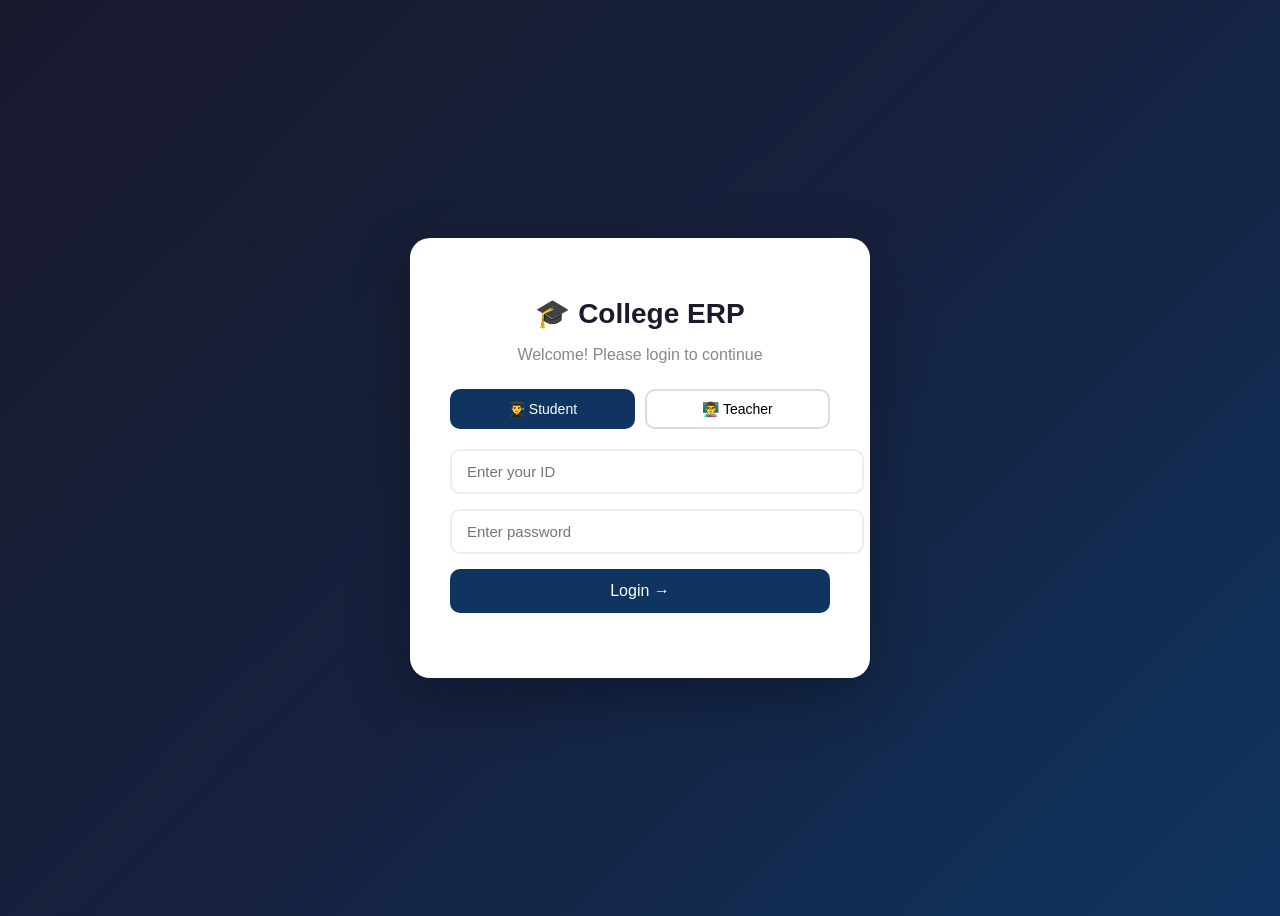
<file: index.html>
<!DOCTYPE html>
<html lang="en">
<head>
  <meta charset="UTF-8">
  <meta name="viewport" content="width=device-width, initial-scale=1.0">
  <title>College ERP</title>
  <link rel="stylesheet" href="style.css">
</head>
<body>

  <div class="login-container">
    <div class="login-box">
      <h1>🎓 College ERP</h1>
      <p>Welcome! Please login to continue</p>

      <div class="role-select">
        <button class="role-btn active" onclick="selectRole('student')">👨‍🎓 Student</button>
        <button class="role-btn" onclick="selectRole('teacher')">👨‍🏫 Teacher</button>
      </div>

      <input type="text" id="username" placeholder="Enter your ID" />
      <input type="password" id="password" placeholder="Enter password" />
      <button class="login-btn" onclick="login()">Login →</button>

      <p id="error-msg"></p>
    </div>
  </div>

  <script src="script.js"></script>
</body>
</html>
</file>
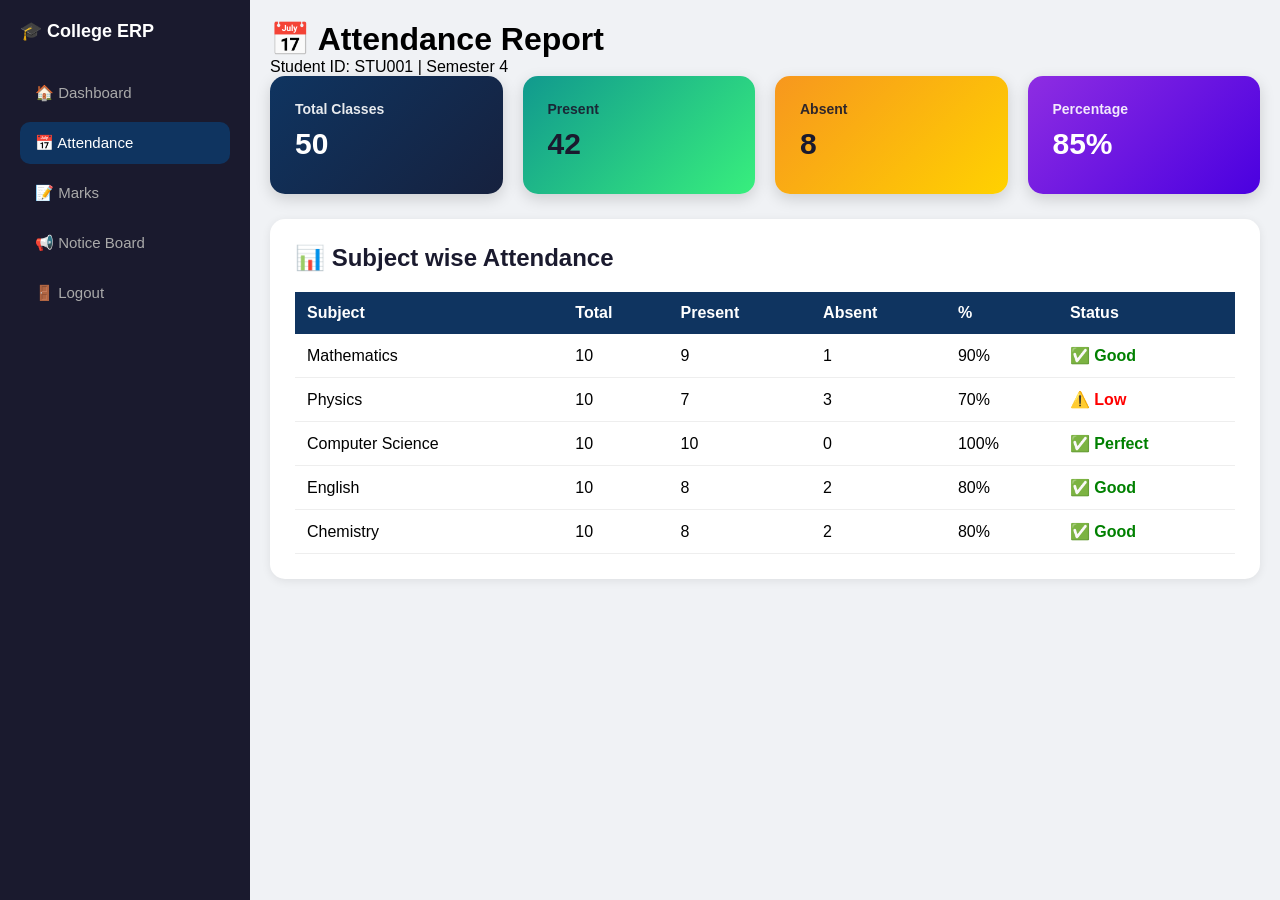
<file: attendance.html>
<!DOCTYPE html>
<html lang="en">
<head>
  <meta charset="UTF-8">
  <meta name="viewport" content="width=device-width, initial-scale=1.0">
  <title>Attendance</title>
  <link rel="stylesheet" href="dashboard.css">
  <style>
    .attendance-box { background: white; padding: 25px; border-radius: 15px; box-shadow: 0 2px 10px rgba(0,0,0,0.08); }
    .attendance-box h2 { margin-bottom: 20px; color: #1a1a2e; }
    table { width: 100%; border-collapse: collapse; }
    th { background: #0f3460; color: white; padding: 12px; text-align: left; }
    td { padding: 12px; border-bottom: 1px solid #eee; }
    tr:hover { background: #f8f9fa; }
    .present { color: green; font-weight: bold; }
    .absent { color: red; font-weight: bold; }
    .progress-bar { background: #eee; border-radius: 10px; height: 20px; margin-top: 5px; }
    .progress { background: #0f3460; height: 20px; border-radius: 10px; color: white; text-align: center; font-size: 12px; line-height: 20px; }
  </style>
</head>
<body>

  <div class="sidebar">
    <h2>🎓 College ERP</h2>
    <a href="dashboard.html">🏠 Dashboard</a>
    <a href="attendance.html" class="active">📅 Attendance</a>
    <a href="marks.html">📝 Marks</a>
    <a href="notice.html">📢 Notice Board</a>
    <a href="index.html">🚪 Logout</a>
  </div>

  <div class="main">
    <div class="header">
      <h1>📅 Attendance Report</h1>
      <p>Student ID: STU001 | Semester 4</p>
    </div>

    <div class="cards" style="margin-bottom:25px;">
      <div class="card blue">
        <h3>Total Classes</h3>
        <h1>50</h1>
      </div>
      <div class="card green">
        <h3>Present</h3>
        <h1>42</h1>
      </div>
      <div class="card orange">
        <h3>Absent</h3>
        <h1>8</h1>
      </div>
      <div class="card purple">
        <h3>Percentage</h3>
        <h1>85%</h1>
      </div>
    </div>

    <div class="attendance-box">
      <h2>📊 Subject wise Attendance</h2>
      <table>
        <tr>
          <th>Subject</th>
          <th>Total</th>
          <th>Present</th>
          <th>Absent</th>
          <th>%</th>
          <th>Status</th>
        </tr>
        <tr>
          <td>Mathematics</td>
          <td>10</td>
          <td>9</td>
          <td>1</td>
          <td>90%</td>
          <td class="present">✅ Good</td>
        </tr>
        <tr>
          <td>Physics</td>
          <td>10</td>
          <td>7</td>
          <td>3</td>
          <td>70%</td>
          <td class="absent">⚠️ Low</td>
        </tr>
        <tr>
          <td>Computer Science</td>
          <td>10</td>
          <td>10</td>
          <td>0</td>
          <td>100%</td>
          <td class="present">✅ Perfect</td>
        </tr>
        <tr>
          <td>English</td>
          <td>10</td>
          <td>8</td>
          <td>2</td>
          <td>80%</td>
          <td class="present">✅ Good</td>
        </tr>
        <tr>
          <td>Chemistry</td>
          <td>10</td>
          <td>8</td>
          <td>2</td>
          <td>80%</td>
          <td class="present">✅ Good</td>
        </tr>
      </table>
    </div>
  </div>

</body>
</html>
</file>
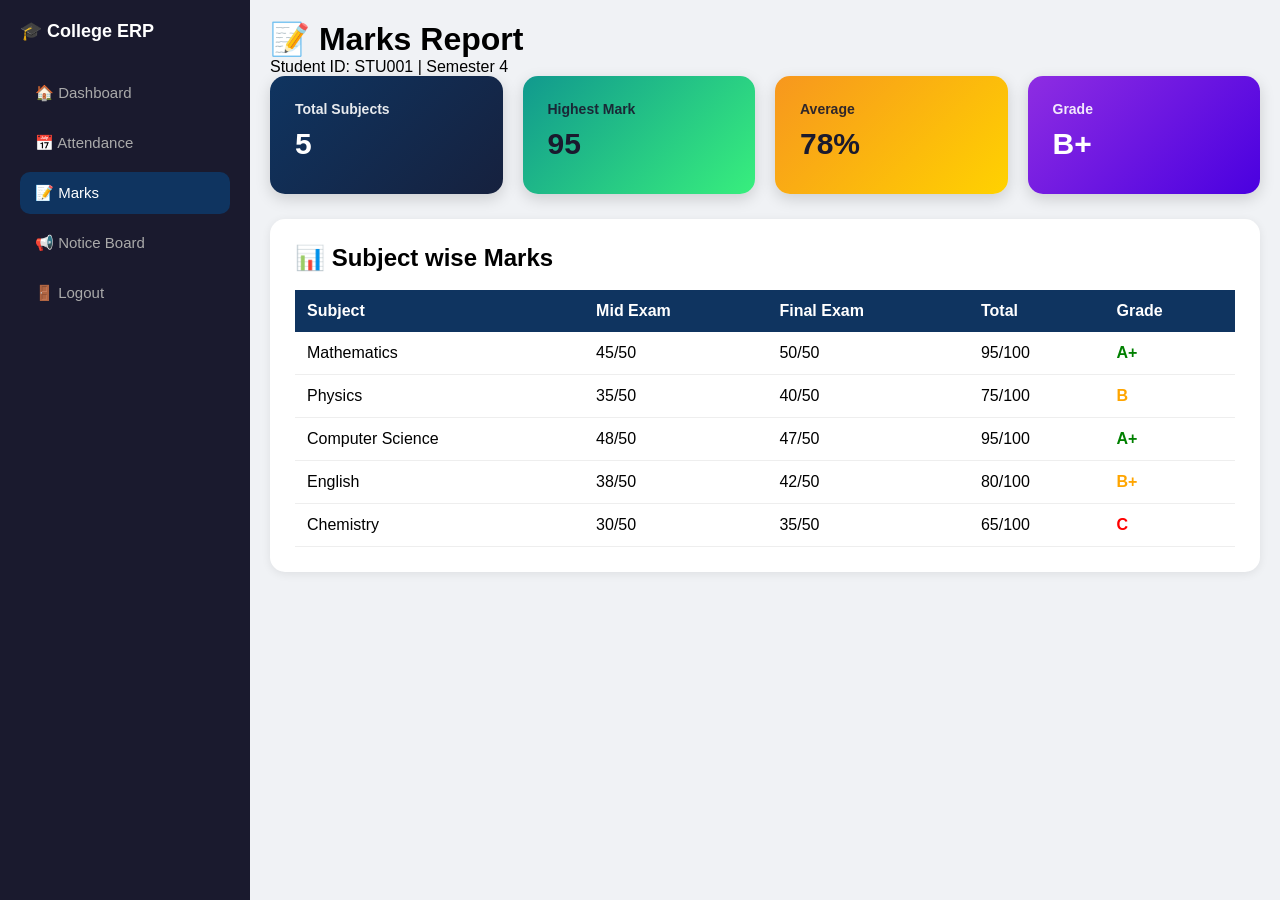
<file: marks.html>
<!DOCTYPE html>
<html lang="en">
<head>
  <meta charset="UTF-8">
  <meta name="viewport" content="width=device-width, initial-scale=1.0">
  <title>Marks</title>
  <link rel="stylesheet" href="dashboard.css">
  <style>
    .marks-box { background: white; padding: 25px; border-radius: 15px; box-shadow: 0 2px 10px rgba(0,0,0,0.08); }
    table { width: 100%; border-collapse: collapse; }
    th { background: #0f3460; color: white; padding: 12px; text-align: left; }
    td { padding: 12px; border-bottom: 1px solid #eee; }
    tr:hover { background: #f8f9fa; }
    .grade-a { color: green; font-weight: bold; }
    .grade-b { color: orange; font-weight: bold; }
    .grade-c { color: red; font-weight: bold; }
  </style>
</head>
<body>

  <div class="sidebar">
    <h2>🎓 College ERP</h2>
    <a href="dashboard.html">🏠 Dashboard</a>
    <a href="attendance.html">📅 Attendance</a>
    <a href="marks.html" class="active">📝 Marks</a>
    <a href="notice.html">📢 Notice Board</a>
    <a href="index.html">🚪 Logout</a>
  </div>

  <div class="main">
    <div class="header">
      <h1>📝 Marks Report</h1>
      <p>Student ID: STU001 | Semester 4</p>
    </div>

    <div class="cards" style="margin-bottom:25px;">
      <div class="card blue">
        <h3>Total Subjects</h3>
        <h1>5</h1>
      </div>
      <div class="card green">
        <h3>Highest Mark</h3>
        <h1>95</h1>
      </div>
      <div class="card orange">
        <h3>Average</h3>
        <h1>78%</h1>
      </div>
      <div class="card purple">
        <h3>Grade</h3>
        <h1>B+</h1>
      </div>
    </div>

    <div class="marks-box">
      <h2>📊 Subject wise Marks</h2>
      <br>
      <table>
        <tr>
          <th>Subject</th>
          <th>Mid Exam</th>
          <th>Final Exam</th>
          <th>Total</th>
          <th>Grade</th>
        </tr>
        <tr>
          <td>Mathematics</td>
          <td>45/50</td>
          <td>50/50</td>
          <td>95/100</td>
          <td class="grade-a">A+</td>
        </tr>
        <tr>
          <td>Physics</td>
          <td>35/50</td>
          <td>40/50</td>
          <td>75/100</td>
          <td class="grade-b">B</td>
        </tr>
        <tr>
          <td>Computer Science</td>
          <td>48/50</td>
          <td>47/50</td>
          <td>95/100</td>
          <td class="grade-a">A+</td>
        </tr>
        <tr>
          <td>English</td>
          <td>38/50</td>
          <td>42/50</td>
          <td>80/100</td>
          <td class="grade-b">B+</td>
        </tr>
        <tr>
          <td>Chemistry</td>
          <td>30/50</td>
          <td>35/50</td>
          <td>65/100</td>
          <td class="grade-c">C</td>
        </tr>
      </table>
    </div>
  </div>

</body>
</html>
</file>
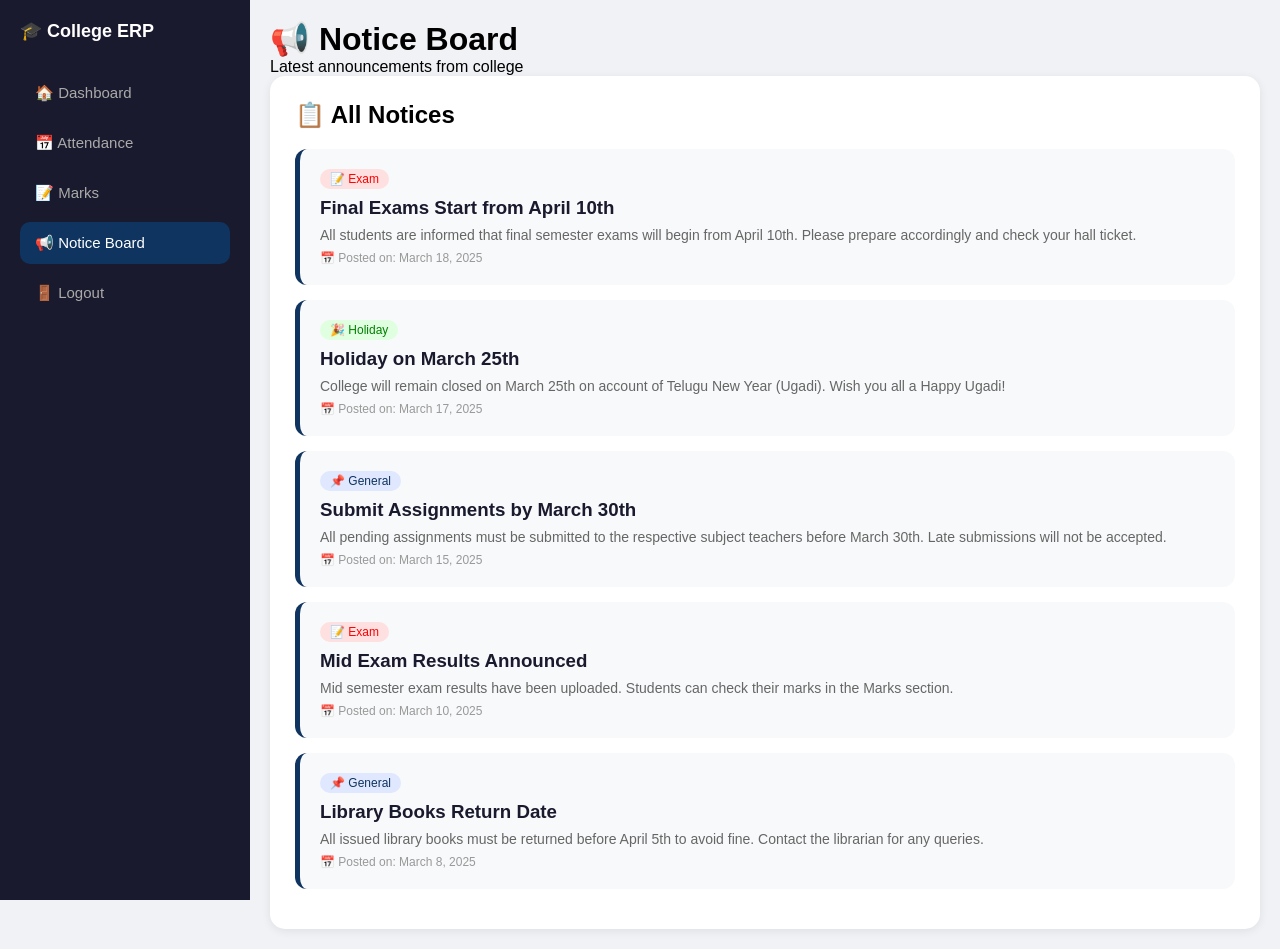
<file: notice.html>
<!DOCTYPE html>
<html lang="en">
<head>
  <meta charset="UTF-8">
  <meta name="viewport" content="width=device-width, initial-scale=1.0">
  <title>Notice Board</title>
  <link rel="stylesheet" href="dashboard.css">
  <style>
    .box { background: white; padding: 25px; border-radius: 15px; box-shadow: 0 2px 10px rgba(0,0,0,0.08); }
    .notice-card { padding: 20px; border-radius: 12px; margin-bottom: 15px; border-left: 5px solid #0f3460; background: #f8f9fa; }
    .notice-card h3 { color: #1a1a2e; margin-bottom: 8px; }
    .notice-card p { color: #666; font-size: 14px; }
    .notice-card .date { color: #999; font-size: 12px; margin-top: 8px; }
    .tag { display: inline-block; padding: 3px 10px; border-radius: 20px; font-size: 12px; margin-bottom: 8px; }
    .exam { background: #ffe0e0; color: red; }
    .holiday { background: #e0ffe0; color: green; }
    .general { background: #e0e8ff; color: #0f3460; }
  </style>
</head>
<body>

  <div class="sidebar">
    <h2>🎓 College ERP</h2>
    <a href="dashboard.html">🏠 Dashboard</a>
    <a href="attendance.html">📅 Attendance</a>
    <a href="marks.html">📝 Marks</a>
    <a href="notice.html" class="active">📢 Notice Board</a>
    <a href="index.html">🚪 Logout</a>
  </div>

  <div class="main">
    <div class="header">
      <h1>📢 Notice Board</h1>
      <p>Latest announcements from college</p>
    </div>

    <div class="box">
      <h2 style="margin-bottom:20px;">📋 All Notices</h2>

      <div class="notice-card">
        <span class="tag exam">📝 Exam</span>
        <h3>Final Exams Start from April 10th</h3>
        <p>All students are informed that final semester exams will begin from April 10th. Please prepare accordingly and check your hall ticket.</p>
        <div class="date">📅 Posted on: March 18, 2025</div>
      </div>

      <div class="notice-card">
        <span class="tag holiday">🎉 Holiday</span>
        <h3>Holiday on March 25th</h3>
        <p>College will remain closed on March 25th on account of Telugu New Year (Ugadi). Wish you all a Happy Ugadi!</p>
        <div class="date">📅 Posted on: March 17, 2025</div>
      </div>

      <div class="notice-card">
        <span class="tag general">📌 General</span>
        <h3>Submit Assignments by March 30th</h3>
        <p>All pending assignments must be submitted to the respective subject teachers before March 30th. Late submissions will not be accepted.</p>
        <div class="date">📅 Posted on: March 15, 2025</div>
      </div>

      <div class="notice-card">
        <span class="tag exam">📝 Exam</span>
        <h3>Mid Exam Results Announced</h3>
        <p>Mid semester exam results have been uploaded. Students can check their marks in the Marks section.</p>
        <div class="date">📅 Posted on: March 10, 2025</div>
      </div>

      <div class="notice-card">
        <span class="tag general">📌 General</span>
        <h3>Library Books Return Date</h3>
        <p>All issued library books must be returned before April 5th to avoid fine. Contact the librarian for any queries.</p>
        <div class="date">📅 Posted on: March 8, 2025</div>
      </div>

    </div>
  </div>

</body>
</html>
</file>
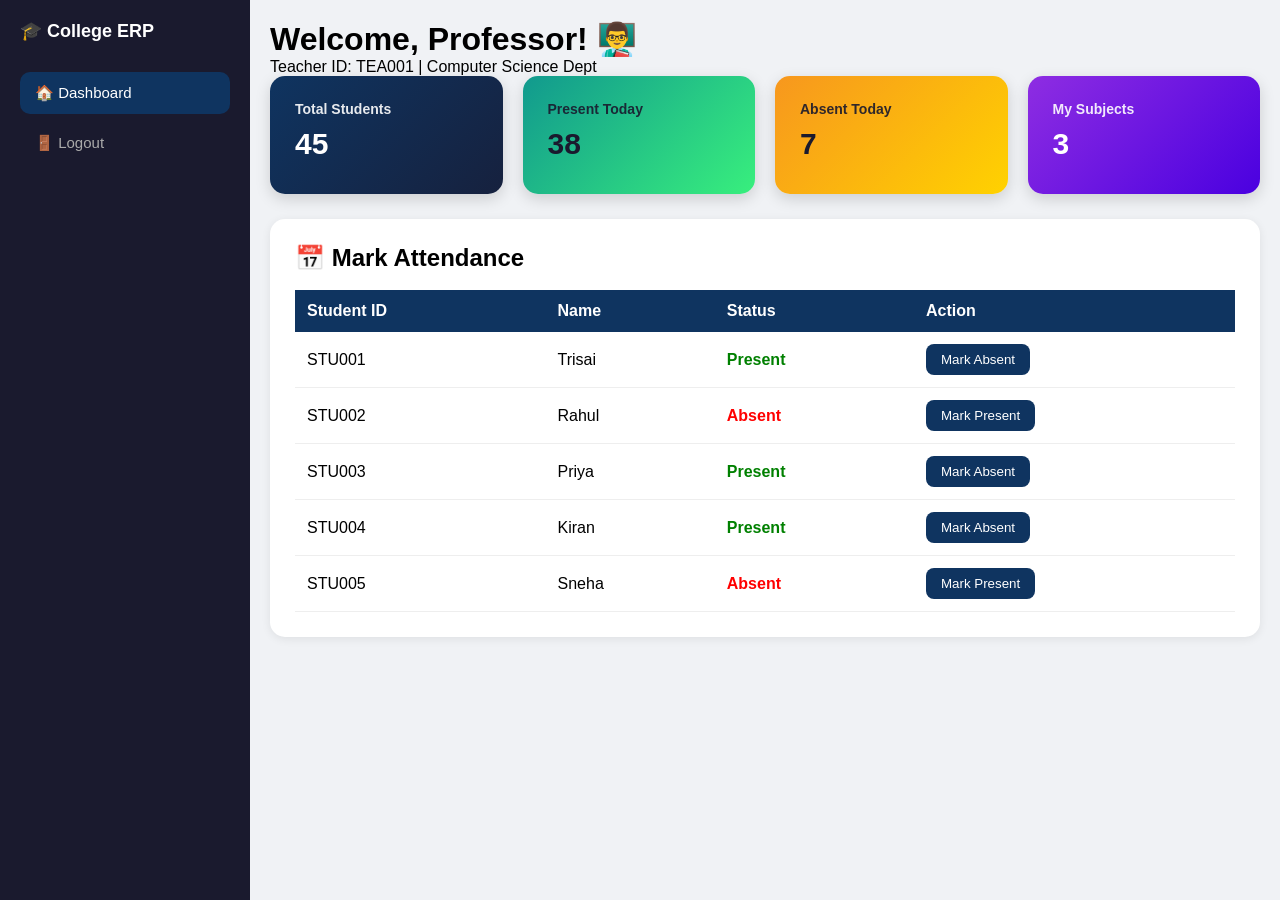
<file: teacher.html>
<!DOCTYPE html>
<html lang="en">
<head>
  <meta charset="UTF-8">
  <meta name="viewport" content="width=device-width, initial-scale=1.0">
  <title>Teacher Dashboard</title>
  <link rel="stylesheet" href="dashboard.css">
  <style>
    .box { background: white; padding: 25px; border-radius: 15px; box-shadow: 0 2px 10px rgba(0,0,0,0.08); margin-bottom: 25px; }
    table { width: 100%; border-collapse: collapse; }
    th { background: #0f3460; color: white; padding: 12px; text-align: left; }
    td { padding: 12px; border-bottom: 1px solid #eee; }
    tr:hover { background: #f8f9fa; }
    .btn { background: #0f3460; color: white; border: none; padding: 8px 15px; border-radius: 8px; cursor: pointer; }
    .present { color: green; font-weight: bold; }
    .absent { color: red; font-weight: bold; }
  </style>
</head>
<body>

  <div class="sidebar">
    <h2>🎓 College ERP</h2>
    <a href="teacher.html" class="active">🏠 Dashboard</a>
    <a href="index.html">🚪 Logout</a>
  </div>

  <div class="main">
    <div class="header">
      <h1>Welcome, Professor! 👨‍🏫</h1>
      <p>Teacher ID: TEA001 | Computer Science Dept</p>
    </div>

    <div class="cards" style="margin-bottom:25px;">
      <div class="card blue">
        <h3>Total Students</h3>
        <h1>45</h1>
      </div>
      <div class="card green">
        <h3>Present Today</h3>
        <h1>38</h1>
      </div>
      <div class="card orange">
        <h3>Absent Today</h3>
        <h1>7</h1>
      </div>
      <div class="card purple">
        <h3>My Subjects</h3>
        <h1>3</h1>
      </div>
    </div>

    <div class="box">
      <h2>📅 Mark Attendance</h2>
      <br>
      <table>
        <tr>
          <th>Student ID</th>
          <th>Name</th>
          <th>Status</th>
          <th>Action</th>
        </tr>
        <tr>
          <td>STU001</td>
          <td>Trisai</td>
          <td class="present">Present</td>
          <td><button class="btn">Mark Absent</button></td>
        </tr>
        <tr>
          <td>STU002</td>
          <td>Rahul</td>
          <td class="absent">Absent</td>
          <td><button class="btn">Mark Present</button></td>
        </tr>
        <tr>
          <td>STU003</td>
          <td>Priya</td>
          <td class="present">Present</td>
          <td><button class="btn">Mark Absent</button></td>
        </tr>
        <tr>
          <td>STU004</td>
          <td>Kiran</td>
          <td class="present">Present</td>
          <td><button class="btn">Mark Absent</button></td>
        </tr>
        <tr>
          <td>STU005</td>
          <td>Sneha</td>
          <td class="absent">Absent</td>
          <td><button class="btn">Mark Present</button></td>
        </tr>
      </table>
    </div>
  </div>

</body>
</html>
</file>
<file: style.css>
{ margin: 0; padding: 0; box-sizing: border-box; }

body {
  font-family: Arial, sans-serif;
  background: linear-gradient(135deg, #1a1a2e, #16213e, #0f3460);
  height: 100vh;
  display: flex;
  align-items: center;
  justify-content: center;
}

.login-container {
  width: 100%;
  display: flex;
  justify-content: center;
}

.login-box {
  background: white;
  padding: 40px;
  border-radius: 20px;
  width: 380px;
  text-align: center;
  box-shadow: 0 20px 60px rgba(0,0,0,0.3);
}

.login-box h1 { font-size: 28px; color: #1a1a2e; margin-bottom: 8px; }
.login-box p { color: #888; margin-bottom: 25px; }

.role-select { display: flex; gap: 10px; margin-bottom: 20px; }

.role-btn {
  flex: 1;
  padding: 10px;
  border: 2px solid #ddd;
  border-radius: 10px;
  background: white;
  cursor: pointer;
  font-size: 14px;
  transition: all 0.3s;
}

.role-btn.active { background: #0f3460; color: white; border-color: #0f3460; }

input {
  width: 100%;
  padding: 12px 15px;
  margin-bottom: 15px;
  border: 2px solid #eee;
  border-radius: 10px;
  font-size: 15px;
  outline: none;
}

input:focus { border-color: #0f3460; }

.login-btn {
  width: 100%;
  padding: 13px;
  background: #0f3460;
  color: white;
  border: none;
  border-radius: 10px;
  font-size: 16px;
  cursor: pointer;
}

.login-btn:hover { background: #1a1a2e; }

#error-msg { color: red; margin-top: 10px; font-size: 14px; }
</file>
<file: dashboard.css>
* { margin: 0; padding: 0; box-sizing: border-box; }

body {
  font-family: Arial, sans-serif;
  display: flex;
  background: #f0f2f5;
  transition: all 0.3s;
}

/* Dark Mode */
body.dark {
  background: #121212;
  color: white;
}

body.dark .main { background: #121212; }
body.dark .header { background: #1e1e1e; color: white; }
body.dark .notices { background: #1e1e1e; }
body.dark .notice-item { background: #2d2d2d; color: white; }
body.dark .chart-box { background: #1e1e1e; color: white; }
body.dark .topbar { background: #1e1e1e; }

.sidebar {
  width: 250px;
  background: #1a1a2e;
  height: 100vh;
  padding: 20px;
  position: fixed;
  top: 0; left: 0;
}

.profile {
  text-align: center;
  margin-bottom: 30px;
  padding-bottom: 20px;
  border-bottom: 1px solid #ffffff20;
}

.profile img {
  width: 80px;
  height: 80px;
  border-radius: 50%;
  border: 3px solid #0f3460;
  margin-bottom: 10px;
}

.profile h3 { color: white; font-size: 16px; }
.profile p { color: #aaa; font-size: 12px; }

.sidebar h2 { color: white; margin-bottom: 30px; font-size: 18px; }

.sidebar a {
  display: block;
  color: #aaa;
  text-decoration: none;
  padding: 12px 15px;
  border-radius: 10px;
  margin-bottom: 8px;
  font-size: 15px;
  transition: all 0.3s;
}

.sidebar a:hover, .sidebar a.active {
  background: #0f3460;
  color: white;
}

.main {
  margin-left: 250px;
  padding: 20px;
  width: 100%;
}

.topbar {
  background: white;
  padding: 15px 25px;
  border-radius: 15px;
  margin-bottom: 25px;
  display: flex;
  justify-content: space-between;
  align-items: center;
  box-shadow: 0 2px 10px rgba(0,0,0,0.08);
}

.topbar h1 { font-size: 22px; color: #1a1a2e; }

.topbar-right {
  display: flex;
  align-items: center;
  gap: 15px;
}

.icon-btn {
  background: #f0f2f5;
  border: none;
  padding: 8px 15px;
  border-radius: 20px;
  cursor: pointer;
  font-size: 14px;
  position: relative;
}

.badge {
  background: red;
  color: white;
  border-radius: 50%;
  padding: 2px 6px;
  font-size: 11px;
  margin-left: 3px;
}

.notif-wrapper { position: relative; }

.notif-dropdown {
  position: absolute;
  right: 0;
  top: 45px;
  background: white;
  border-radius: 12px;
  padding: 15px;
  width: 280px;
  box-shadow: 0 5px 20px rgba(0,0,0,0.15);
  z-index: 999;
}

.notif-dropdown h4 { margin-bottom: 10px; color: #1a1a2e; }

.notif-item {
  padding: 10px;
  background: #f8f9fa;
  border-radius: 8px;
  margin-bottom: 8px;
  font-size: 13px;
}

.notif-dropdown.hidden { display: none; }

.color-select {
  padding: 8px 12px;
  border-radius: 20px;
  border: 2px solid #eee;
  font-size: 13px;
  cursor: pointer;
}

.cards {
  display: grid;
  grid-template-columns: repeat(4, 1fr);
  gap: 20px;
  margin-bottom: 25px;
}

.card {
  padding: 25px;
  border-radius: 15px;
  color: white;
  box-shadow: 0 5px 15px rgba(0,0,0,0.15);
}

.card h3 { font-size: 14px; margin-bottom: 10px; opacity: 0.9; }
.card h1 { font-size: 30px; margin-bottom: 8px; }
.card p { font-size: 13px; opacity: 0.8; }

.blue { background: linear-gradient(135deg, #0f3460, #16213e); }
.green { background: linear-gradient(135deg, #11998e, #38ef7d); color: #1a1a2e; }
.orange { background: linear-gradient(135deg, #f7971e, #ffd200); color: #1a1a2e; }
.purple { background: linear-gradient(135deg, #8e2de2, #4a00e0); }

.charts-row {
  display: grid;
  grid-template-columns: 1fr 1fr;
  gap: 20px;
  margin-bottom: 25px;
}

.chart-box {
  background: white;
  padding: 25px;
  border-radius: 15px;
  box-shadow: 0 2px 10px rgba(0,0,0,0.08);
}

.chart-box h2 { margin-bottom: 20px; color: #1a1a2e; font-size: 18px; }

.notices {
  background: white;
  padding: 25px;
  border-radius: 15px;
  box-shadow: 0 2px 10px rgba(0,0,0,0.08);
}

.notices h2 { margin-bottom: 20px; color: #1a1a2e; }

.notice-item {
  padding: 15px;
  background: #f8f9fa;
  border-radius: 10px;
  margin-bottom: 10px;
  font-size: 15px;
  border-left: 4px solid #0f3460;
}

/* Mobile Friendly */
@media (max-width: 768px) {
  .sidebar { width: 100%; height: auto; position: relative; }
  .main { margin-left: 0; }
  .cards { grid-template-columns: repeat(2, 1fr); }
  .charts-row { grid-template-columns: 1fr; }
  body { flex-direction: column; }
}
</file>
